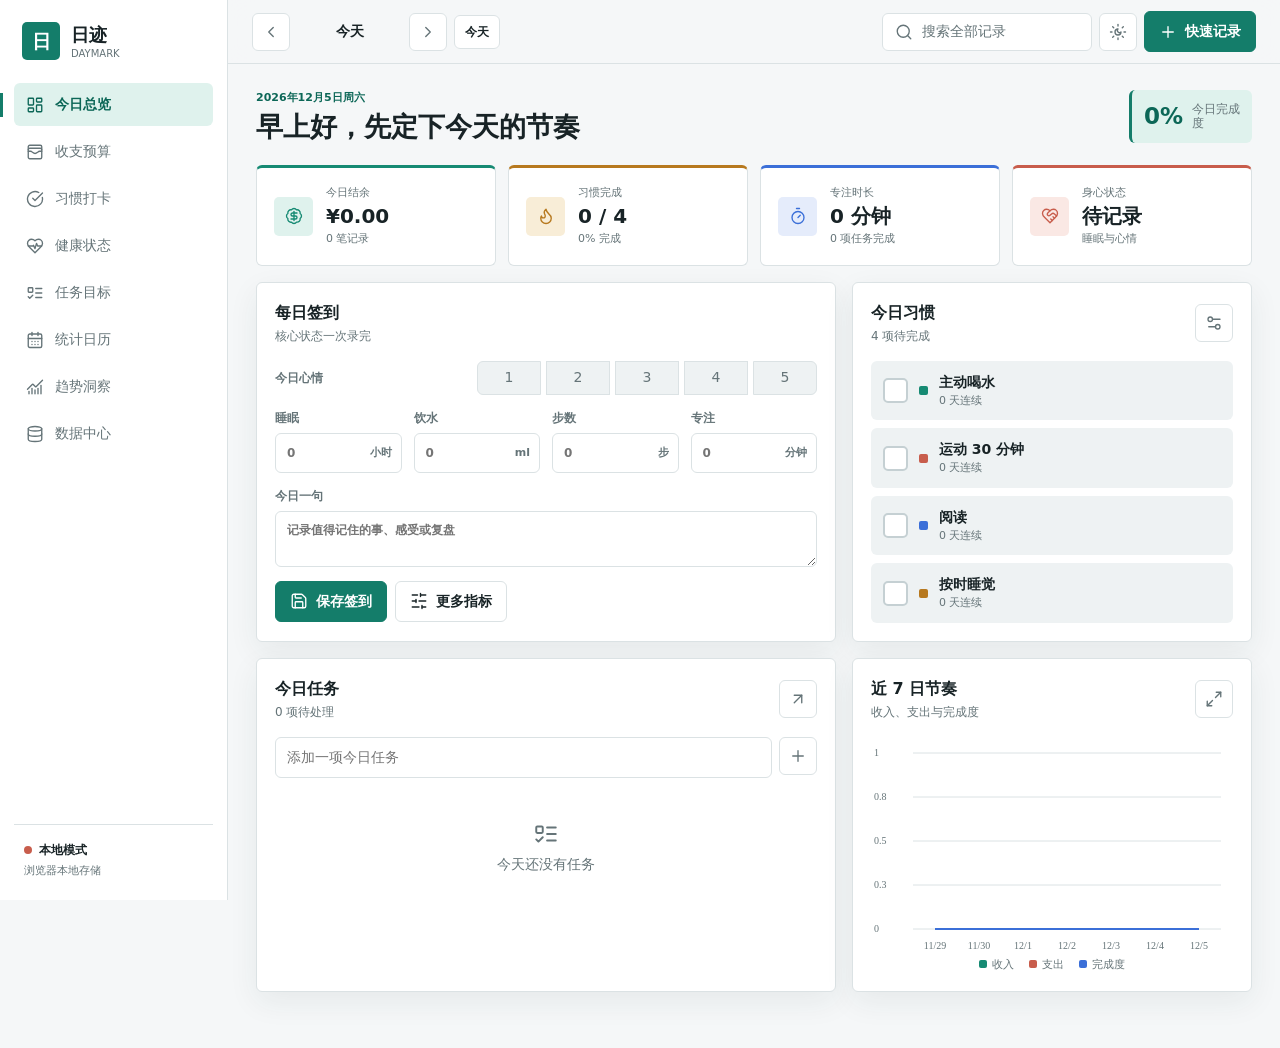
<file: index.html>
<!doctype html>
<html lang="zh-CN" data-theme="light">
<head>
  <meta charset="utf-8">
  <meta name="viewport" content="width=device-width,initial-scale=1,viewport-fit=cover">
  <meta name="theme-color" content="#f5f7f8">
  <meta name="description" content="日迹 - 本地优先的个人日常统计面板">
  <title>日迹 · 每日统计</title>
  <link rel="stylesheet" href="assets/app.css">
  <script defer src="assets/vendor/lucide.min.js"></script>
  <script defer src="assets/app.js"></script>
</head>
<body>
  <div class="app-shell">
    <aside class="sidebar" id="sidebar">
      <div class="brand">
        <span class="brand-mark">日</span>
        <span><strong>日迹</strong><small>Daymark</small></span>
      </div>
      <nav class="nav-list" aria-label="主导航">
        <button class="nav-item active" data-view="overview"><i data-lucide="layout-dashboard"></i><span>今日总览</span></button>
        <button class="nav-item" data-view="finance"><i data-lucide="wallet-cards"></i><span>收支预算</span></button>
        <button class="nav-item" data-view="habits"><i data-lucide="circle-check-big"></i><span>习惯打卡</span></button>
        <button class="nav-item" data-view="health"><i data-lucide="heart-pulse"></i><span>健康状态</span></button>
        <button class="nav-item" data-view="tasks"><i data-lucide="list-todo"></i><span>任务目标</span></button>
        <button class="nav-item" data-view="calendar"><i data-lucide="calendar-days"></i><span>统计日历</span></button>
        <button class="nav-item" data-view="insights"><i data-lucide="chart-no-axes-combined"></i><span>趋势洞察</span></button>
        <button class="nav-item" data-view="data"><i data-lucide="database"></i><span>数据中心</span></button>
      </nav>
      <div class="sidebar-foot">
        <span class="sync-indicator" id="syncIndicator"><span></span><b>正在连接</b></span>
        <small id="storageCaption">本地优先存储</small>
      </div>
    </aside>

    <main class="main-area">
      <header class="topbar">
        <button class="icon-btn mobile-menu" id="mobileMenu" title="打开导航" aria-label="打开导航"><i data-lucide="menu"></i></button>
        <div class="date-control">
          <button class="icon-btn" id="datePrev" title="前一天" aria-label="前一天"><i data-lucide="chevron-left"></i></button>
          <button class="date-label" id="dateLabel" title="选择日期">今天</button>
          <input type="date" id="globalDate" aria-label="统计日期">
          <button class="icon-btn" id="dateNext" title="后一天" aria-label="后一天"><i data-lucide="chevron-right"></i></button>
          <button class="text-btn compact" id="dateToday">今天</button>
        </div>
        <div class="top-actions">
          <button class="search-trigger" id="globalSearch" aria-label="搜索全部记录"><i data-lucide="search"></i><span>搜索全部记录</span></button>
          <button class="icon-btn" id="themeToggle" title="切换主题" aria-label="切换主题"><i data-lucide="sun-moon"></i></button>
          <button class="primary-btn" id="quickAdd" aria-label="快速记录"><i data-lucide="plus"></i><span>快速记录</span></button>
        </div>
      </header>

      <div class="content">
        <section class="view active" id="view-overview" data-title="今日总览">
          <div class="page-heading">
            <div><p class="eyebrow" id="overviewEyebrow">今日状态</p><h1 id="overviewGreeting">把今天记清楚</h1></div>
            <span class="day-score" id="dayScore"><b>0</b><small>今日完成度</small></span>
          </div>
          <div class="stat-grid">
            <article class="stat-card accent-green"><span class="stat-icon"><i data-lucide="badge-dollar-sign"></i></span><div><small>今日结余</small><strong id="statBalance">¥0.00</strong><em id="statFinanceMeta">0 笔记录</em></div></article>
            <article class="stat-card accent-amber"><span class="stat-icon"><i data-lucide="flame"></i></span><div><small>习惯完成</small><strong id="statHabit">0 / 0</strong><em id="statHabitMeta">尚未打卡</em></div></article>
            <article class="stat-card accent-blue"><span class="stat-icon"><i data-lucide="timer"></i></span><div><small>专注时长</small><strong id="statFocus">0 分钟</strong><em id="statTaskMeta">0 项任务完成</em></div></article>
            <article class="stat-card accent-coral"><span class="stat-icon"><i data-lucide="heart-handshake"></i></span><div><small>身心状态</small><strong id="statWellness">待记录</strong><em id="statWellnessMeta">睡眠与心情</em></div></article>
          </div>
          <div class="overview-grid">
            <section class="panel checkin-panel">
              <div class="panel-head"><div><h2>每日签到</h2><p>核心状态一次录完</p></div><span class="saved-at" id="checkinSaved"></span></div>
              <form id="dailyForm" class="checkin-form">
                <div class="mood-field"><label>今日心情</label><div class="mood-picker" id="moodPicker" role="radiogroup" aria-label="今日心情">
                  <button type="button" data-mood="1" title="很差">1</button><button type="button" data-mood="2" title="不佳">2</button><button type="button" data-mood="3" title="平稳">3</button><button type="button" data-mood="4" title="不错">4</button><button type="button" data-mood="5" title="很好">5</button>
                </div></div>
                <div class="field-grid four">
                  <label><span>睡眠</span><div class="unit-input"><input id="dailySleep" type="number" min="0" max="24" step="0.1" placeholder="0"><b>小时</b></div></label>
                  <label><span>饮水</span><div class="unit-input"><input id="dailyWater" type="number" min="0" step="100" placeholder="0"><b>ml</b></div></label>
                  <label><span>步数</span><div class="unit-input"><input id="dailySteps" type="number" min="0" step="100" placeholder="0"><b>步</b></div></label>
                  <label><span>专注</span><div class="unit-input"><input id="dailyFocus" type="number" min="0" step="5" placeholder="0"><b>分钟</b></div></label>
                </div>
                <label class="wide-field"><span>今日一句</span><textarea id="dailyNote" rows="2" placeholder="记录值得记住的事、感受或复盘"></textarea></label>
                <div class="form-actions"><button class="primary-btn" type="submit"><i data-lucide="save"></i>保存签到</button><button class="ghost-btn" type="button" data-goto="health"><i data-lucide="sliders-horizontal"></i>更多指标</button></div>
              </form>
            </section>
            <section class="panel today-habits-panel">
              <div class="panel-head"><div><h2>今日习惯</h2><p id="habitProgressText">0 项待完成</p></div><button class="icon-btn" data-goto="habits" title="管理习惯" aria-label="管理习惯"><i data-lucide="settings-2"></i></button></div>
              <div class="habit-list" id="overviewHabits"></div>
            </section>
            <section class="panel today-tasks-panel">
              <div class="panel-head"><div><h2>今日任务</h2><p id="taskProgressText">0 项待处理</p></div><button class="icon-btn" data-goto="tasks" title="查看任务" aria-label="查看任务"><i data-lucide="arrow-up-right"></i></button></div>
              <form class="quick-task" id="quickTaskForm"><input id="quickTaskInput" maxlength="100" placeholder="添加一项今日任务"><button class="icon-btn" title="添加任务" aria-label="添加任务"><i data-lucide="plus"></i></button></form>
              <div class="task-list compact-list" id="overviewTasks"></div>
            </section>
            <section class="panel mini-trend-panel">
              <div class="panel-head"><div><h2>近 7 日节奏</h2><p>收入、支出与完成度</p></div><button class="icon-btn" data-goto="insights" title="查看洞察" aria-label="查看洞察"><i data-lucide="maximize-2"></i></button></div>
              <canvas class="chart-canvas" id="overviewChart" aria-label="近七日趋势图"></canvas>
              <div class="chart-legend"><span class="income">收入</span><span class="expense">支出</span><span class="completion">完成度</span></div>
            </section>
          </div>
        </section>

        <section class="view" id="view-finance" data-title="收支预算">
          <div class="page-heading"><div><p class="eyebrow">收支与预算</p><h1>钱花在哪，一眼看清</h1></div><button class="primary-btn" id="openFinanceForm"><i data-lucide="plus"></i>记一笔</button></div>
          <div class="stat-grid finance-stats">
            <article class="metric"><small>本月收入</small><strong id="monthIncome">¥0.00</strong><em id="incomeCount">0 笔</em></article>
            <article class="metric"><small>本月支出</small><strong id="monthExpense">¥0.00</strong><em id="expenseCount">0 笔</em></article>
            <article class="metric"><small>本月结余</small><strong id="monthNet">¥0.00</strong><em id="savingRate">储蓄率 0%</em></article>
            <article class="metric"><small>日均支出</small><strong id="dailyAverage">¥0.00</strong><em id="budgetStatus">未设置总预算</em></article>
          </div>
          <div class="finance-grid">
            <section class="panel finance-entry" id="financeEntryPanel">
              <div class="panel-head"><div><h2>新增记录</h2><p>支持表单与自然语言</p></div></div>
              <form id="financeForm" class="stack-form">
                <div class="segmented" id="financeType"><button type="button" class="active" data-type="expense">支出</button><button type="button" data-type="income">收入</button></div>
                <div class="field-grid two">
                  <label><span>金额</span><input id="financeAmount" type="number" min="0.01" step="0.01" required placeholder="0.00"></label>
                  <label><span>日期</span><input id="financeDate" type="date" required></label>
                  <label><span>分类</span><select id="financeCategory"></select></label>
                  <label><span>账户</span><select id="financeAccount"><option>现金</option><option>银行卡</option><option>微信</option><option>支付宝</option><option>信用卡</option><option>其他</option></select></label>
                </div>
                <label><span>备注</span><input id="financeNote" maxlength="120" placeholder="例如：午餐、打车、项目收入"></label>
                <button class="primary-btn" type="submit"><i data-lucide="check"></i>保存记录</button>
              </form>
              <div class="natural-entry"><label for="naturalFinance">批量快速记账</label><textarea id="naturalFinance" rows="2" placeholder="午饭35，打车18，工资+8000"></textarea><button class="ghost-btn" id="parseFinance" type="button"><i data-lucide="wand-sparkles"></i>识别并保存</button></div>
            </section>
            <section class="panel budget-panel">
              <div class="panel-head"><div><h2>本月预算</h2><p>按分类控制支出</p></div><button class="icon-btn" id="editBudgets" title="设置预算" aria-label="设置预算"><i data-lucide="pencil"></i></button></div>
              <div id="budgetList" class="progress-list"></div>
            </section>
            <section class="panel finance-chart-panel">
              <div class="panel-head"><div><h2>月度走势</h2><p id="financeChartCaption">每日收支</p></div><input type="month" id="financeMonth" aria-label="统计月份"></div>
              <canvas class="chart-canvas tall" id="financeChart" aria-label="月度收支趋势图"></canvas>
            </section>
          </div>
          <section class="panel records-panel">
            <div class="panel-head records-head"><div><h2>收支明细</h2><p id="recordCountLabel">共 0 条</p></div><div class="filter-row"><div class="input-icon"><i data-lucide="search"></i><input id="financeSearch" placeholder="搜索备注或分类"></div><select id="financeFilterType"><option value="all">全部类型</option><option value="expense">支出</option><option value="income">收入</option></select><button class="icon-btn" id="exportFinanceCsv" title="导出 CSV" aria-label="导出 CSV"><i data-lucide="download"></i></button></div></div>
            <div class="table-wrap"><table><thead><tr><th>日期</th><th>类型</th><th>分类</th><th>账户</th><th>备注</th><th class="num">金额</th><th></th></tr></thead><tbody id="financeTable"></tbody></table></div>
          </section>
        </section>

        <section class="view" id="view-habits" data-title="习惯打卡">
          <div class="page-heading"><div><p class="eyebrow">连续行动</p><h1>让好习惯有迹可循</h1></div><button class="primary-btn" id="addHabit"><i data-lucide="plus"></i>新建习惯</button></div>
          <div class="habit-summary" id="habitSummary"></div>
          <section class="panel habit-board">
            <div class="panel-head"><div><h2>本周打卡</h2><p id="habitWeekRange"></p></div><div class="week-nav"><button class="icon-btn" id="habitWeekPrev" title="上一周" aria-label="上一周"><i data-lucide="chevron-left"></i></button><button class="text-btn compact" id="habitWeekCurrent">本周</button><button class="icon-btn" id="habitWeekNext" title="下一周" aria-label="下一周"><i data-lucide="chevron-right"></i></button></div></div>
            <div class="habit-week" id="habitWeek"></div>
          </section>
          <section class="panel habit-manage"><div class="panel-head"><div><h2>习惯管理</h2><p>目标、频率与连续天数</p></div></div><div class="manage-list" id="habitManageList"></div></section>
        </section>

        <section class="view" id="view-health" data-title="健康状态">
          <div class="page-heading"><div><p class="eyebrow">身心状态</p><h1>用趋势代替模糊感觉</h1></div><button class="primary-btn" id="saveHealthTop"><i data-lucide="save"></i>保存当日</button></div>
          <div class="health-grid">
            <section class="panel health-entry">
              <div class="panel-head"><div><h2 id="healthFormTitle">健康记录</h2><p>选择日期后录入</p></div></div>
              <form id="healthForm" class="stack-form">
                <div class="field-grid three">
                  <label><span>睡眠时长</span><div class="unit-input"><input id="healthSleep" type="number" min="0" max="24" step="0.1"><b>小时</b></div></label>
                  <label><span>体重</span><div class="unit-input"><input id="healthWeight" type="number" min="0" step="0.1"><b>kg</b></div></label>
                  <label><span>步数</span><div class="unit-input"><input id="healthSteps" type="number" min="0" step="100"><b>步</b></div></label>
                  <label><span>饮水</span><div class="unit-input"><input id="healthWater" type="number" min="0" step="100"><b>ml</b></div></label>
                  <label><span>运动</span><div class="unit-input"><input id="healthExercise" type="number" min="0" step="5"><b>分钟</b></div></label>
                  <label><span>专注</span><div class="unit-input"><input id="healthFocus" type="number" min="0" step="5"><b>分钟</b></div></label>
                  <label><span>屏幕时间</span><div class="unit-input"><input id="healthScreen" type="number" min="0" step="5"><b>分钟</b></div></label>
                  <label><span>精力</span><input id="healthEnergy" type="range" min="1" max="5" step="1"><output id="healthEnergyOut">3</output></label>
                  <label><span>压力</span><input id="healthStress" type="range" min="1" max="5" step="1"><output id="healthStressOut">3</output></label>
                </div>
                <div id="customMetricInputs" class="field-grid three"></div>
                <label><span>感恩记录</span><textarea id="healthGratitude" rows="2" placeholder="今天值得感谢的人或事"></textarea></label>
                <button class="primary-btn" type="submit"><i data-lucide="check"></i>保存健康记录</button>
              </form>
            </section>
            <section class="panel health-trend">
              <div class="panel-head"><div><h2>健康趋势</h2><p>最近 30 天</p></div><select id="healthMetric"><option value="sleep">睡眠</option><option value="weight">体重</option><option value="steps">步数</option><option value="water">饮水</option><option value="exercise">运动</option><option value="focus">专注</option><option value="screen">屏幕时间</option></select></div>
              <canvas class="chart-canvas tall" id="healthChart" aria-label="健康指标趋势图"></canvas>
              <div class="trend-summary" id="healthTrendSummary"></div>
            </section>
          </div>
          <section class="panel custom-metrics-panel"><div class="panel-head"><div><h2>自定义指标</h2><p>热量、血压、药物、阅读页数等都能统计</p></div><button class="primary-btn secondary" id="addMetric"><i data-lucide="plus"></i>添加指标</button></div><div class="metric-tag-list" id="customMetricList"></div></section>
        </section>

        <section class="view" id="view-tasks" data-title="任务目标">
          <div class="page-heading"><div><p class="eyebrow">行动与里程碑</p><h1>今天做什么，长期去哪里</h1></div><button class="primary-btn" id="addGoal"><i data-lucide="target"></i>新建目标</button></div>
          <div class="task-goal-grid">
            <section class="panel task-workspace">
              <div class="panel-head"><div><h2>任务清单</h2><p id="taskListCaption">全部待办</p></div><div class="segmented small" id="taskFilter"><button class="active" data-filter="today">今天</button><button data-filter="pending">待办</button><button data-filter="done">已完成</button><button data-filter="all">全部</button></div></div>
              <form class="task-create" id="taskForm"><input id="taskTitle" required maxlength="100" placeholder="输入任务"><input id="taskDate" type="date" required><select id="taskPriority"><option value="normal">普通</option><option value="high">高优先</option><option value="low">低优先</option></select><button class="primary-btn" type="submit"><i data-lucide="plus"></i>添加</button></form>
              <div class="task-list" id="taskList"></div>
            </section>
            <section class="panel goal-workspace">
              <div class="panel-head"><div><h2>目标进度</h2><p>把长期目标拆成数字</p></div></div>
              <div class="goal-list" id="goalList"></div>
            </section>
          </div>
        </section>

        <section class="view" id="view-calendar" data-title="统计日历">
          <div class="page-heading"><div><p class="eyebrow">月度轨迹</p><h1>每一天都留下证据</h1></div><div class="month-control"><button class="icon-btn" id="calendarPrev" title="上个月" aria-label="上个月"><i data-lucide="chevron-left"></i></button><strong id="calendarTitle"></strong><button class="icon-btn" id="calendarNext" title="下个月" aria-label="下个月"><i data-lucide="chevron-right"></i></button></div></div>
          <div class="calendar-layout">
            <section class="panel calendar-panel"><div class="calendar-weekdays"><span>一</span><span>二</span><span>三</span><span>四</span><span>五</span><span>六</span><span>日</span></div><div class="calendar-grid" id="calendarGrid"></div></section>
            <aside class="panel day-detail" id="calendarDayDetail"></aside>
          </div>
        </section>

        <section class="view" id="view-insights" data-title="趋势洞察">
          <div class="page-heading"><div><p class="eyebrow">关联与变化</p><h1>从记录里找到规律</h1></div><select id="insightPeriod"><option value="7">近 7 天</option><option value="30" selected>近 30 天</option><option value="90">近 90 天</option></select></div>
          <div class="insight-cards" id="insightCards"></div>
          <div class="insight-grid">
            <section class="panel"><div class="panel-head"><div><h2>生活完成度</h2><p>习惯、任务与签到</p></div></div><canvas class="chart-canvas tall" id="completionChart"></canvas></section>
            <section class="panel"><div class="panel-head"><div><h2>心情与睡眠</h2><p>观察身心关联</p></div></div><canvas class="chart-canvas tall" id="moodSleepChart"></canvas></section>
            <section class="panel full-span"><div class="panel-head"><div><h2>支出分类</h2><p>选定周期内的消费结构</p></div></div><div class="donut-layout"><canvas class="donut-canvas" id="expenseDonut"></canvas><div class="donut-legend" id="expenseLegend"></div></div></section>
          </div>
        </section>

        <section class="view" id="view-data" data-title="数据中心">
          <div class="page-heading"><div><p class="eyebrow">备份与设置</p><h1>你的数据由你掌控</h1></div><span class="version-badge">v4.0</span></div>
          <div class="data-grid">
            <section class="panel"><div class="panel-head"><div><h2>存储状态</h2><p id="dataStorageText">正在检测</p></div><span class="status-dot" id="dataStatusDot"></span></div><div class="data-stats" id="dataStats"></div></section>
            <section class="panel"><div class="panel-head"><div><h2>备份与迁移</h2><p>JSON 可完整恢复，CSV 便于分析</p></div></div><div class="command-list"><button class="command" id="exportJson"><i data-lucide="file-down"></i><span><b>导出完整备份</b><small>包含全部模块与设置</small></span></button><label class="command"><i data-lucide="file-up"></i><span><b>导入备份</b><small>校验后合并或覆盖数据</small></span><input type="file" id="importJson" accept="application/json,.json" hidden></label><button class="command" id="exportAllCsv"><i data-lucide="sheet"></i><span><b>导出每日汇总 CSV</b><small>适合 Excel 与数据分析</small></span></button></div></section>
            <section class="panel"><div class="panel-head"><div><h2>偏好设置</h2><p>目标值会影响完成度</p></div></div><form id="settingsForm" class="settings-form"><label><span>货币符号</span><input id="settingCurrency" maxlength="3" value="¥"></label><label><span>每日饮水目标</span><div class="unit-input"><input id="settingWater" type="number" min="0" step="100"><b>ml</b></div></label><label><span>每日步数目标</span><div class="unit-input"><input id="settingSteps" type="number" min="0" step="500"><b>步</b></div></label><label><span>睡眠目标</span><div class="unit-input"><input id="settingSleep" type="number" min="0" max="24" step="0.5"><b>小时</b></div></label><button class="primary-btn" type="submit"><i data-lucide="save"></i>保存设置</button></form></section>
            <section class="panel danger-panel"><div class="panel-head"><div><h2>数据维护</h2><p>操作前会自动下载备份</p></div></div><div class="maintenance"><button class="ghost-btn" id="loadDemo"><i data-lucide="sparkles"></i>载入演示数据</button><button class="danger-btn" id="resetData"><i data-lucide="trash-2"></i>清空全部数据</button></div></section>
          </div>
        </section>
      </div>
    </main>
  </div>

  <dialog id="habitDialog"><form method="dialog" id="habitForm" class="dialog-form"><header><div><small>习惯设置</small><h2 id="habitDialogTitle">新建习惯</h2></div><button class="icon-btn" value="cancel" aria-label="关闭"><i data-lucide="x"></i></button></header><input type="hidden" id="habitId"><label><span>习惯名称</span><input id="habitName" required maxlength="30" placeholder="例如：阅读 30 分钟"></label><div class="field-grid two"><label><span>每日目标</span><input id="habitTarget" type="number" min="1" value="1"></label><label><span>单位</span><input id="habitUnit" maxlength="10" value="次"></label></div><label><span>颜色</span><input id="habitColor" type="color" value="#168a73"></label><footer><button class="ghost-btn" value="cancel">取消</button><button class="primary-btn" value="default"><i data-lucide="check"></i>保存</button></footer></form></dialog>
  <dialog id="goalDialog"><form method="dialog" id="goalForm" class="dialog-form"><header><div><small>目标设置</small><h2>新建目标</h2></div><button class="icon-btn" value="cancel" aria-label="关闭"><i data-lucide="x"></i></button></header><label><span>目标名称</span><input id="goalTitle" required maxlength="50" placeholder="例如：全年阅读 24 本书"></label><div class="field-grid two"><label><span>目标值</span><input id="goalTarget" type="number" min="1" required></label><label><span>单位</span><input id="goalUnit" maxlength="10" value="次"></label><label><span>当前值</span><input id="goalCurrent" type="number" min="0" value="0"></label><label><span>截止日期</span><input id="goalDeadline" type="date"></label></div><footer><button class="ghost-btn" value="cancel">取消</button><button class="primary-btn" value="default"><i data-lucide="check"></i>保存</button></footer></form></dialog>
  <dialog id="metricDialog"><form method="dialog" id="metricForm" class="dialog-form"><header><div><small>扩展统计</small><h2>添加自定义指标</h2></div><button class="icon-btn" value="cancel" aria-label="关闭"><i data-lucide="x"></i></button></header><label><span>指标名称</span><input id="metricName" required maxlength="30" placeholder="例如：阅读页数"></label><div class="field-grid two"><label><span>单位</span><input id="metricUnit" maxlength="10" placeholder="页"></label><label><span>每日目标</span><input id="metricTarget" type="number" min="0" step="0.1"></label></div><label><span>颜色</span><input id="metricColor" type="color" value="#3b6fd8"></label><footer><button class="ghost-btn" value="cancel">取消</button><button class="primary-btn" value="default"><i data-lucide="check"></i>保存</button></footer></form></dialog>
  <dialog id="budgetDialog"><form method="dialog" id="budgetForm" class="dialog-form wide-dialog"><header><div><small>本月预算</small><h2>设置分类额度</h2></div><button class="icon-btn" value="cancel" aria-label="关闭"><i data-lucide="x"></i></button></header><div id="budgetInputs" class="budget-inputs"></div><footer><button class="ghost-btn" value="cancel">取消</button><button class="primary-btn" value="default"><i data-lucide="check"></i>保存预算</button></footer></form></dialog>
  <dialog id="recordDialog"><form method="dialog" id="recordEditForm" class="dialog-form"><header><div><small>收支明细</small><h2>编辑记录</h2></div><button class="icon-btn" value="cancel" aria-label="关闭"><i data-lucide="x"></i></button></header><input type="hidden" id="editRecordId"><div class="field-grid two"><label><span>类型</span><select id="editRecordType"><option value="expense">支出</option><option value="income">收入</option></select></label><label><span>金额</span><input id="editRecordAmount" type="number" min="0.01" step="0.01" required></label><label><span>日期</span><input id="editRecordDate" type="date" required></label><label><span>分类</span><select id="editRecordCategory"></select></label></div><label><span>备注</span><input id="editRecordNote" maxlength="120"></label><footer><button class="danger-btn" type="button" id="deleteRecord"><i data-lucide="trash-2"></i>删除</button><span class="spacer"></span><button class="ghost-btn" value="cancel">取消</button><button class="primary-btn" value="default"><i data-lucide="check"></i>保存</button></footer></form></dialog>
  <dialog id="searchDialog" class="search-dialog"><div class="search-box"><i data-lucide="search"></i><input id="searchInput" autocomplete="off" placeholder="搜索收支、任务、日记、目标"><button class="icon-btn" id="closeSearch" aria-label="关闭"><i data-lucide="x"></i></button></div><div class="search-results" id="searchResults"></div></dialog>
  <dialog id="confirmDialog"><form method="dialog" class="dialog-form confirm-form"><header><div><small>请确认</small><h2 id="confirmTitle">确认操作</h2></div></header><p id="confirmMessage"></p><footer><button class="ghost-btn" value="cancel">取消</button><button class="danger-btn" value="confirm"><i data-lucide="check"></i>确认</button></footer></form></dialog>
  <div class="toast-stack" id="toastStack" aria-live="polite"></div>
</body>
</html>
</file>
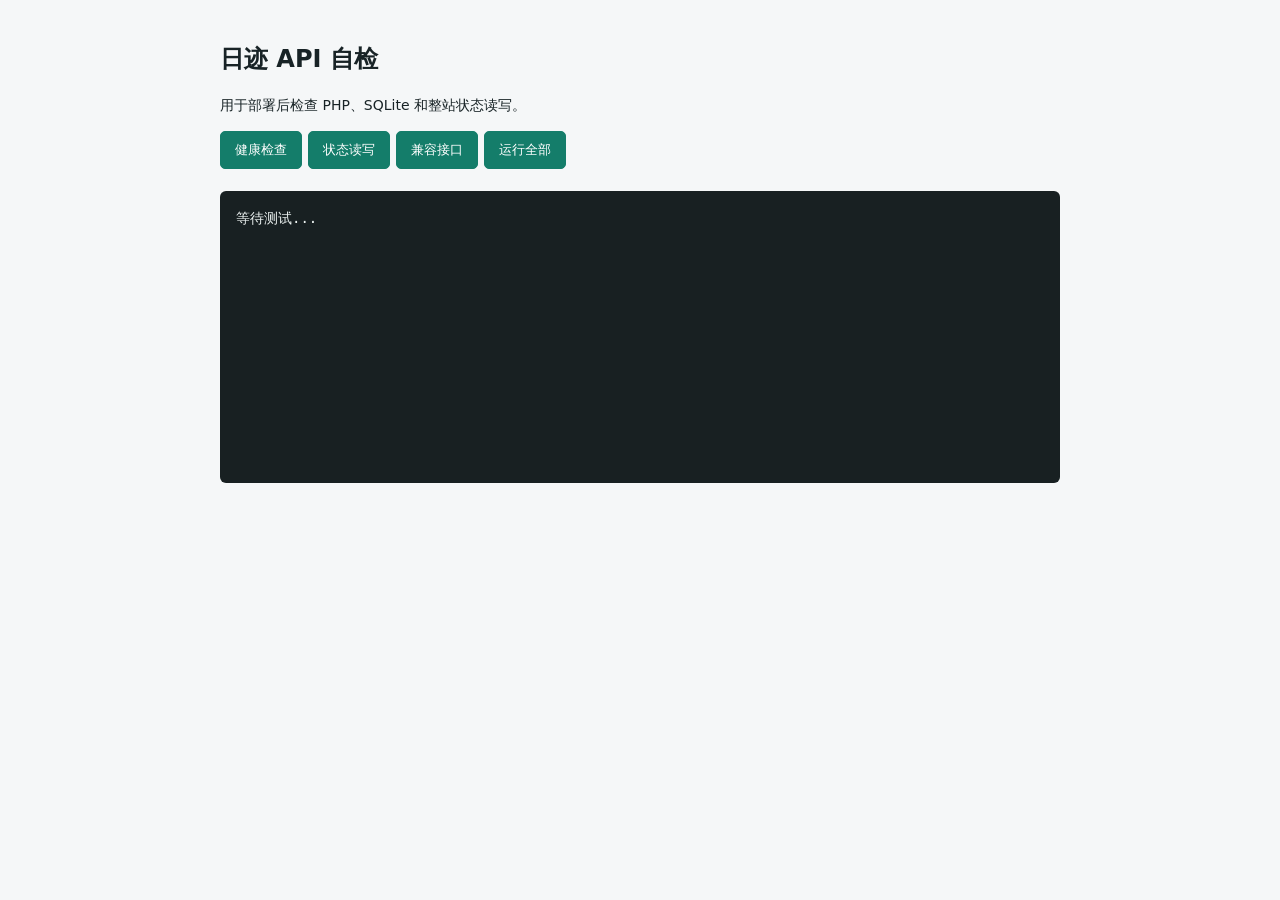
<file: test.html>
<!doctype html>
<html lang="zh-CN">
<head>
  <meta charset="utf-8">
  <meta name="viewport" content="width=device-width,initial-scale=1">
  <title>日迹 API 自检</title>
  <style>
    body{max-width:840px;margin:40px auto;padding:0 20px;background:#f5f7f8;color:#182326;font:14px/1.6 system-ui,"Microsoft YaHei",sans-serif}
    h1{font-size:24px}button{padding:9px 14px;margin:0 6px 8px 0;border:1px solid #147d6a;border-radius:5px;background:#147d6a;color:#fff;cursor:pointer}
    pre{min-height:260px;padding:16px;overflow:auto;background:#182022;color:#edf3f2;border-radius:6px;white-space:pre-wrap}.ok{color:#62d7b8}.bad{color:#ff8d96}
  </style>
</head>
<body>
  <h1>日迹 API 自检</h1>
  <p>用于部署后检查 PHP、SQLite 和整站状态读写。</p>
  <button data-test="health">健康检查</button><button data-test="state">状态读写</button><button data-test="records">兼容接口</button><button data-test="all">运行全部</button>
  <pre id="output">等待测试...</pre>
  <script>
    const out=document.getElementById('output');
    const api=(method,path,body)=>fetch('api.php?endpoint='+encodeURIComponent(path),{method,headers:{'Content-Type':'application/json'},body:body===undefined?undefined:JSON.stringify(body)}).then(async r=>{const d=await r.json();if(!r.ok||d.ok===false)throw new Error(d.error||r.status);return d});
    const log=(text,ok=true)=>{out.innerHTML+=`<span class="${ok?'ok':'bad'}">${ok?'PASS':'FAIL'}</span> ${text}\n`};
    async function health(){const d=await api('GET','/api/health');log(`健康检查：PHP ${d.php} / SQLite ${d.sqlite}`)}
    async function state(){const before=await api('GET','/api/state');const payload=Object.keys(before.data||{}).length?before.data:{version:4,updatedAt:new Date().toISOString(),finance:[],daily:{},habits:[],habitLogs:{},tasks:[],goals:[],budgets:{},customMetrics:[],settings:{}};await api('PUT','/api/state',payload);const after=await api('GET','/api/state');if(after.data.version!==4)throw new Error('状态回读不一致');log('整站状态写入与回读')}
    async function records(){const d=await api('GET','/api/records');log(`旧收支接口：${d.data.length} 条记录`)}
    async function run(name){out.textContent='';try{if(name==='all'){await health();await state();await records()}else await({health,state,records})[name]()}catch(e){log(e.message,false)}}
    document.addEventListener('click',e=>{const b=e.target.closest('[data-test]');if(b)run(b.dataset.test)});
  </script>
</body>
</html>
</file>
<file: assets/app.css>
:root {
  color-scheme: light;
  --bg: #f5f7f8;
  --surface: #ffffff;
  --surface-2: #eef2f3;
  --surface-3: #e4eaec;
  --line: #dbe2e4;
  --line-strong: #c5d0d3;
  --text: #182326;
  --muted: #657478;
  --faint: #89979a;
  --primary: #147d6a;
  --primary-strong: #0c6757;
  --primary-soft: #dff2ed;
  --blue: #3b6fd8;
  --blue-soft: #e5ecfb;
  --amber: #b7791f;
  --amber-soft: #f8edd7;
  --coral: #c85d4c;
  --coral-soft: #fae8e4;
  --green: #168a73;
  --red: #c94b55;
  --shadow: 0 10px 30px rgba(27, 50, 54, .07);
  --radius: 6px;
  --sidebar: 228px;
}

[data-theme="dark"] {
  color-scheme: dark;
  --bg: #111718;
  --surface: #182022;
  --surface-2: #202a2c;
  --surface-3: #293537;
  --line: #2d3a3d;
  --line-strong: #3d4c4f;
  --text: #edf3f2;
  --muted: #a2b0b2;
  --faint: #748488;
  --primary: #45b79e;
  --primary-strong: #64c9b3;
  --primary-soft: #193a34;
  --blue: #7da0eb;
  --blue-soft: #243454;
  --amber: #e0ad58;
  --amber-soft: #41341f;
  --coral: #ed8c7c;
  --coral-soft: #492923;
  --green: #4fc0a7;
  --red: #ef7b84;
  --shadow: 0 12px 32px rgba(0, 0, 0, .22);
}

* { box-sizing: border-box; }
html { scroll-behavior: smooth; }
body { margin: 0; min-width: 320px; min-height: 100vh; background: var(--bg); color: var(--text); font: 14px/1.5 Inter, "Segoe UI", "Microsoft YaHei", system-ui, sans-serif; }
button, input, select, textarea { font: inherit; letter-spacing: 0; }
button { color: inherit; }
button, select, input[type="date"], input[type="month"], label[for] { cursor: pointer; }
input, select, textarea { width: 100%; min-height: 40px; padding: 9px 11px; color: var(--text); background: var(--surface); border: 1px solid var(--line); border-radius: var(--radius); outline: none; }
textarea { resize: vertical; }
input:focus, select:focus, textarea:focus { border-color: var(--primary); box-shadow: 0 0 0 3px color-mix(in srgb, var(--primary) 14%, transparent); }
input[type="color"] { padding: 4px; }
input[type="range"] { padding: 0; border: 0; accent-color: var(--primary); box-shadow: none; }
button:focus-visible { outline: 3px solid color-mix(in srgb, var(--primary) 35%, transparent); outline-offset: 2px; }
svg { width: 18px; height: 18px; stroke-width: 1.8; flex: 0 0 auto; }
h1, h2, h3, p { margin: 0; }
h1 { font-size: 27px; line-height: 1.2; letter-spacing: 0; }
h2 { font-size: 16px; letter-spacing: 0; }
small { color: var(--muted); }

.app-shell { min-height: 100vh; }
.sidebar { position: fixed; inset: 0 auto 0 0; z-index: 30; display: flex; width: var(--sidebar); flex-direction: column; padding: 18px 14px; background: var(--surface); border-right: 1px solid var(--line); }
.brand { display: flex; align-items: center; gap: 11px; padding: 3px 8px 22px; }
.brand-mark { display: grid; width: 38px; height: 38px; place-items: center; color: #fff; background: var(--primary); border-radius: 5px; font-size: 19px; font-weight: 800; }
.brand > span:last-child { display: flex; flex-direction: column; }
.brand strong { font-size: 18px; }
.brand small { margin-top: -2px; font-size: 10px; text-transform: uppercase; }
.nav-list { display: grid; gap: 4px; }
.nav-item { display: flex; width: 100%; min-height: 43px; align-items: center; gap: 11px; padding: 0 12px; color: var(--muted); background: transparent; border: 0; border-radius: var(--radius); text-align: left; }
.nav-item:hover { color: var(--text); background: var(--surface-2); }
.nav-item.active { color: var(--primary-strong); background: var(--primary-soft); font-weight: 700; }
.nav-item.active::before { position: absolute; left: 0; width: 3px; height: 24px; background: var(--primary); content: ""; }
.sidebar-foot { display: grid; gap: 4px; margin-top: auto; padding: 16px 10px 3px; border-top: 1px solid var(--line); }
.sync-indicator { display: flex; align-items: center; gap: 7px; font-size: 12px; }
.sync-indicator span, .status-dot { width: 8px; height: 8px; background: var(--amber); border-radius: 50%; }
.sync-indicator b { font-weight: 600; }
.sync-indicator.online span, .status-dot.online { background: var(--green); }
.sync-indicator.offline span, .status-dot.offline { background: var(--coral); }
.sidebar-foot small { font-size: 11px; }

.main-area { min-height: 100vh; margin-left: var(--sidebar); }
.topbar { position: sticky; top: 0; z-index: 20; display: flex; min-height: 64px; align-items: center; justify-content: space-between; gap: 16px; padding: 10px 24px; background: color-mix(in srgb, var(--bg) 90%, transparent); border-bottom: 1px solid var(--line); backdrop-filter: blur(12px); }
.date-control, .top-actions, .filter-row, .week-nav, .month-control { display: flex; align-items: center; gap: 7px; }
.date-control { position: relative; }
.date-label { min-width: 105px; padding: 7px 8px; background: transparent; border: 0; font-weight: 750; }
#globalDate { position: absolute; left: 42px; width: 104px; opacity: 0; pointer-events: none; }
.icon-btn { display: inline-grid; width: 38px; height: 38px; flex: 0 0 38px; place-items: center; padding: 0; color: var(--muted); background: var(--surface); border: 1px solid var(--line); border-radius: var(--radius); }
.icon-btn:hover { color: var(--text); border-color: var(--line-strong); background: var(--surface-2); }
.primary-btn, .ghost-btn, .danger-btn, .text-btn { display: inline-flex; min-height: 40px; align-items: center; justify-content: center; gap: 8px; padding: 9px 14px; border-radius: var(--radius); font-weight: 700; white-space: nowrap; }
.primary-btn { color: #fff; background: var(--primary); border: 1px solid var(--primary); }
.primary-btn:hover { background: var(--primary-strong); }
.primary-btn.secondary { color: var(--primary-strong); background: var(--primary-soft); }
.ghost-btn, .text-btn { color: var(--text); background: var(--surface); border: 1px solid var(--line); }
.ghost-btn:hover, .text-btn:hover { border-color: var(--primary); }
.danger-btn { color: #fff; background: var(--red); border: 1px solid var(--red); }
.compact { min-height: 34px; padding: 6px 10px; font-size: 12px; }
.search-trigger { display: flex; width: 210px; height: 38px; align-items: center; gap: 9px; padding: 0 12px; color: var(--muted); background: var(--surface); border: 1px solid var(--line); border-radius: var(--radius); text-align: left; }
.mobile-menu { display: none; }

.content { max-width: 1440px; margin: 0 auto; padding: 26px 28px 56px; }
.view { display: none; animation: reveal .18s ease; }
.view.active { display: block; }
@keyframes reveal { from { opacity: 0; transform: translateY(3px); } to { opacity: 1; transform: none; } }
.page-heading { display: flex; align-items: flex-end; justify-content: space-between; gap: 20px; margin-bottom: 22px; }
.eyebrow { margin-bottom: 4px; color: var(--primary-strong); font-size: 11px; font-weight: 800; text-transform: uppercase; }
.panel { min-width: 0; padding: 18px; background: var(--surface); border: 1px solid var(--line); border-radius: var(--radius); box-shadow: var(--shadow); }
.panel-head { display: flex; align-items: center; justify-content: space-between; gap: 14px; margin-bottom: 16px; }
.panel-head p { margin-top: 2px; color: var(--muted); font-size: 12px; }
.panel-head input[type="month"] { width: 145px; }
.panel-head select { width: auto; min-width: 115px; }
.stat-grid { display: grid; grid-template-columns: repeat(4, minmax(0, 1fr)); gap: 12px; margin-bottom: 16px; }
.stat-card { display: flex; min-width: 0; align-items: center; gap: 13px; padding: 17px; background: var(--surface); border: 1px solid var(--line); border-top: 3px solid transparent; border-radius: var(--radius); }
.stat-card.accent-green { border-top-color: var(--green); }
.stat-card.accent-amber { border-top-color: var(--amber); }
.stat-card.accent-blue { border-top-color: var(--blue); }
.stat-card.accent-coral { border-top-color: var(--coral); }
.stat-icon { display: grid; width: 39px; height: 39px; flex: 0 0 auto; place-items: center; background: var(--surface-2); border-radius: 5px; }
.accent-green .stat-icon { color: var(--green); background: var(--primary-soft); }
.accent-amber .stat-icon { color: var(--amber); background: var(--amber-soft); }
.accent-blue .stat-icon { color: var(--blue); background: var(--blue-soft); }
.accent-coral .stat-icon { color: var(--coral); background: var(--coral-soft); }
.stat-card > div { display: grid; min-width: 0; }
.stat-card small, .metric small { font-size: 11px; }
.stat-card strong { overflow: hidden; font-size: 20px; text-overflow: ellipsis; white-space: nowrap; }
.stat-card em, .metric em { color: var(--muted); font-size: 11px; font-style: normal; }
.day-score { display: flex; min-width: 122px; align-items: center; gap: 9px; padding: 9px 12px; background: var(--primary-soft); border-left: 3px solid var(--primary); border-radius: var(--radius); }
.day-score b { color: var(--primary-strong); font-size: 23px; }
.day-score small { max-width: 48px; line-height: 1.15; }

.overview-grid { display: grid; grid-template-columns: 1.45fr 1fr; gap: 16px; }
.checkin-form, .stack-form, .dialog-form, .settings-form { display: grid; gap: 14px; }
.field-grid { display: grid; gap: 12px; }
.field-grid.two { grid-template-columns: repeat(2, minmax(0, 1fr)); }
.field-grid.three { grid-template-columns: repeat(3, minmax(0, 1fr)); }
.field-grid.four { grid-template-columns: repeat(4, minmax(0, 1fr)); }
.checkin-form label, .stack-form label, .dialog-form label, .settings-form label { display: grid; gap: 6px; min-width: 0; color: var(--muted); font-size: 12px; font-weight: 650; }
.unit-input { position: relative; }
.unit-input input { padding-right: 48px; }
.unit-input b { position: absolute; top: 50%; right: 10px; color: var(--muted); font-size: 11px; font-weight: 600; transform: translateY(-50%); pointer-events: none; }
.mood-field { display: flex; align-items: center; justify-content: space-between; gap: 18px; }
.mood-field > label { color: var(--muted); font-size: 12px; font-weight: 650; }
.mood-picker { display: grid; width: min(100%, 340px); grid-template-columns: repeat(5, 1fr); gap: 5px; }
.mood-picker button { min-height: 34px; color: var(--muted); background: var(--surface-2); border: 1px solid var(--line); }
.mood-picker button:first-child { border-radius: var(--radius) 0 0 var(--radius); }
.mood-picker button:last-child { border-radius: 0 var(--radius) var(--radius) 0; }
.mood-picker button.active { color: #fff; background: var(--primary); border-color: var(--primary); font-weight: 800; }
.form-actions { display: flex; gap: 8px; }
.saved-at { color: var(--green); font-size: 11px; }
.habit-list, .task-list, .manage-list, .goal-list { display: grid; gap: 8px; }
.habit-row, .task-row, .manage-row, .goal-row { display: flex; min-width: 0; align-items: center; gap: 11px; padding: 10px 11px; background: var(--surface-2); border: 1px solid transparent; border-radius: var(--radius); }
.habit-row:hover, .task-row:hover { border-color: var(--line-strong); }
.habit-check, .task-check { display: grid; width: 25px; height: 25px; flex: 0 0 auto; place-items: center; padding: 0; color: transparent; background: var(--surface); border: 2px solid var(--line-strong); border-radius: 5px; }
.habit-check.done, .task-check.done { color: #fff; background: var(--primary); border-color: var(--primary); }
.habit-check svg, .task-check svg { width: 15px; height: 15px; }
.habit-info, .task-info { display: grid; min-width: 0; flex: 1; }
.habit-info span, .task-info span { overflow: hidden; font-weight: 700; text-overflow: ellipsis; white-space: nowrap; }
.habit-info small, .task-info small { font-size: 11px; }
.task-row.completed .task-info span { color: var(--muted); text-decoration: line-through; }
.quick-task { display: grid; grid-template-columns: 1fr 38px; gap: 7px; margin-bottom: 10px; }
.empty-state { display: grid; min-height: 120px; place-items: center; align-content: center; gap: 7px; color: var(--muted); text-align: center; }
.empty-state svg { width: 26px; height: 26px; }
.chart-canvas { display: block; width: 100%; height: 220px; }
.chart-canvas.tall { height: 280px; }
.chart-legend { display: flex; justify-content: center; gap: 15px; color: var(--muted); font-size: 11px; }
.chart-legend span::before { display: inline-block; width: 8px; height: 8px; margin-right: 5px; border-radius: 2px; content: ""; }
.chart-legend .income::before { background: var(--green); }
.chart-legend .expense::before { background: var(--coral); }
.chart-legend .completion::before { background: var(--blue); }

.finance-stats .metric, .habit-summary .metric { display: grid; padding: 16px 18px; background: var(--surface); border: 1px solid var(--line); border-radius: var(--radius); }
.metric strong { margin: 2px 0; font-size: 22px; }
.finance-grid { display: grid; grid-template-columns: 340px minmax(280px, .85fr) 1.35fr; gap: 16px; margin-bottom: 16px; align-items: start; }
.segmented { display: grid; grid-template-columns: repeat(2, 1fr); padding: 3px; background: var(--surface-2); border: 1px solid var(--line); border-radius: var(--radius); }
.segmented button { min-height: 34px; padding: 6px 10px; color: var(--muted); background: transparent; border: 0; border-radius: 4px; }
.segmented button.active { color: var(--text); background: var(--surface); box-shadow: 0 1px 4px rgba(0,0,0,.08); font-weight: 700; }
.segmented.small { display: flex; }
.natural-entry { display: grid; gap: 8px; margin-top: 18px; padding-top: 16px; border-top: 1px solid var(--line); }
.natural-entry label { font-size: 12px; font-weight: 700; }
.progress-list { display: grid; gap: 14px; }
.progress-item { display: grid; gap: 6px; }
.progress-meta { display: flex; justify-content: space-between; gap: 10px; font-size: 12px; }
.progress-meta span:last-child { color: var(--muted); }
.progress-track { overflow: hidden; height: 7px; background: var(--surface-3); border-radius: 3px; }
.progress-track i { display: block; width: 0; height: 100%; background: var(--primary); border-radius: 3px; }
.progress-item.over .progress-track i { background: var(--red); }
.progress-item.over .progress-meta { color: var(--red); }
.records-head { align-items: flex-end; }
.input-icon { position: relative; }
.input-icon svg { position: absolute; top: 11px; left: 10px; width: 16px; color: var(--muted); }
.input-icon input { width: 220px; padding-left: 33px; }
.filter-row select { width: 112px; }
.table-wrap { overflow-x: auto; }
table { width: 100%; border-collapse: collapse; }
th { padding: 9px 10px; color: var(--muted); border-bottom: 1px solid var(--line); font-size: 11px; text-align: left; }
td { padding: 11px 10px; border-bottom: 1px solid var(--line); }
tr:last-child td { border-bottom: 0; }
tr:hover td { background: var(--surface-2); }
.num { text-align: right; font-variant-numeric: tabular-nums; }
.amount-income { color: var(--green); font-weight: 750; }
.amount-expense { color: var(--coral); font-weight: 750; }
.type-badge, .priority-badge, .version-badge { display: inline-flex; min-height: 24px; align-items: center; padding: 3px 8px; background: var(--surface-2); border: 1px solid var(--line); border-radius: 12px; color: var(--muted); font-size: 10px; }
.type-badge.income { color: var(--green); background: var(--primary-soft); }
.type-badge.expense { color: var(--coral); background: var(--coral-soft); }
.row-actions { display: flex; justify-content: flex-end; gap: 4px; }
.row-action { display: grid; width: 29px; height: 29px; place-items: center; padding: 0; color: var(--muted); background: transparent; border: 0; border-radius: 4px; }
.row-action:hover { color: var(--text); background: var(--surface-3); }
.row-action svg { width: 15px; height: 15px; }

.habit-summary { display: grid; grid-template-columns: repeat(4, minmax(0, 1fr)); gap: 12px; margin-bottom: 16px; }
.habit-board { margin-bottom: 16px; overflow: hidden; }
.habit-week { overflow-x: auto; }
.habit-week-grid { min-width: 760px; }
.habit-week-header, .habit-week-row { display: grid; grid-template-columns: minmax(170px, 1.4fr) repeat(7, minmax(62px, .55fr)); align-items: center; }
.habit-week-header { color: var(--muted); font-size: 11px; text-align: center; }
.habit-week-header > span, .habit-week-row > div { padding: 8px 7px; border-bottom: 1px solid var(--line); }
.habit-week-header > span:first-child { text-align: left; }
.habit-week-name { display: flex; align-items: center; gap: 8px; font-weight: 700; }
.habit-color { width: 9px; height: 9px; flex: 0 0 auto; border-radius: 2px; }
.habit-day { display: flex; justify-content: center; }
.habit-day button { display: grid; width: 31px; height: 31px; place-items: center; padding: 0; color: transparent; background: var(--surface-2); border: 1px solid var(--line); border-radius: 5px; }
.habit-day button.done { color: #fff; background: var(--habit-color, var(--primary)); border-color: var(--habit-color, var(--primary)); }
.habit-day button.future { opacity: .35; pointer-events: none; }
.manage-row > .habit-info { flex: 1; }
.streak { color: var(--amber); font-size: 12px; font-weight: 700; }

.health-grid { display: grid; grid-template-columns: 1.15fr .85fr; gap: 16px; margin-bottom: 16px; align-items: start; }
.health-entry output { justify-self: end; margin-top: -34px; padding-right: 6px; color: var(--primary-strong); font-weight: 800; }
.trend-summary { display: grid; grid-template-columns: repeat(3, 1fr); gap: 8px; margin-top: 12px; }
.trend-summary div { display: grid; padding: 10px; background: var(--surface-2); border-radius: var(--radius); }
.trend-summary strong { font-size: 16px; }
.trend-summary small { font-size: 10px; }
.metric-tag-list { display: flex; flex-wrap: wrap; gap: 8px; }
.metric-tag { display: flex; align-items: center; gap: 8px; padding: 7px 9px; background: var(--surface-2); border: 1px solid var(--line); border-left: 3px solid var(--metric-color); border-radius: var(--radius); }
.metric-tag button { width: 24px; height: 24px; padding: 0; color: var(--muted); background: transparent; border: 0; }

.task-goal-grid { display: grid; grid-template-columns: 1.2fr .8fr; gap: 16px; align-items: start; }
.task-create { display: grid; grid-template-columns: minmax(180px, 1fr) 145px 105px auto; gap: 8px; margin-bottom: 14px; }
.task-row .priority-dot { width: 5px; height: 27px; flex: 0 0 auto; background: var(--line-strong); border-radius: 2px; }
.task-row[data-priority="high"] .priority-dot { background: var(--coral); }
.task-row[data-priority="low"] .priority-dot { background: var(--blue); }
.goal-row { display: grid; gap: 9px; }
.goal-top, .goal-foot { display: flex; align-items: center; justify-content: space-between; gap: 10px; }
.goal-top strong { overflow-wrap: anywhere; }
.goal-controls { display: flex; gap: 5px; }
.goal-controls button { display: grid; width: 28px; height: 28px; place-items: center; padding: 0; background: var(--surface); border: 1px solid var(--line); border-radius: 4px; }

.calendar-layout { display: grid; grid-template-columns: minmax(0, 1fr) 300px; gap: 16px; align-items: start; }
.calendar-weekdays, .calendar-grid { display: grid; grid-template-columns: repeat(7, 1fr); }
.calendar-weekdays span { padding: 8px; color: var(--muted); font-size: 11px; text-align: center; }
.calendar-day { position: relative; min-height: 104px; padding: 9px; background: transparent; border: 0; border-top: 1px solid var(--line); border-left: 1px solid var(--line); text-align: left; }
.calendar-day:nth-child(7n) { border-right: 1px solid var(--line); }
.calendar-day:nth-last-child(-n+7) { border-bottom: 1px solid var(--line); }
.calendar-day.other { color: var(--faint); background: var(--surface-2); }
.calendar-day.selected { z-index: 1; box-shadow: inset 0 0 0 2px var(--primary); }
.calendar-day.today .day-number { color: #fff; background: var(--primary); }
.day-number { display: grid; width: 25px; height: 25px; place-items: center; border-radius: 50%; font-size: 11px; font-weight: 700; }
.calendar-marks { display: grid; gap: 4px; margin-top: 8px; }
.calendar-marks span { overflow: hidden; color: var(--muted); font-size: 9px; text-overflow: ellipsis; white-space: nowrap; }
.calendar-marks i { display: inline-block; width: 5px; height: 5px; margin-right: 4px; border-radius: 1px; }
.day-detail { position: sticky; top: 84px; min-height: 300px; }
.day-detail h2 { margin-bottom: 4px; }
.detail-section { display: grid; gap: 7px; margin-top: 17px; padding-top: 14px; border-top: 1px solid var(--line); }
.detail-line { display: flex; justify-content: space-between; gap: 12px; color: var(--muted); font-size: 12px; }
.detail-line strong { color: var(--text); }

.insight-cards { display: grid; grid-template-columns: repeat(4, 1fr); gap: 12px; margin-bottom: 16px; }
.insight-card { display: grid; padding: 15px; background: var(--surface); border: 1px solid var(--line); border-left: 3px solid var(--insight-color, var(--primary)); border-radius: var(--radius); }
.insight-card strong { margin: 4px 0; font-size: 18px; }
.insight-card em { color: var(--muted); font-size: 11px; font-style: normal; }
.insight-grid { display: grid; grid-template-columns: 1fr 1fr; gap: 16px; }
.full-span { grid-column: 1 / -1; }
.donut-layout { display: grid; grid-template-columns: 280px 1fr; align-items: center; gap: 25px; }
.donut-canvas { width: 280px; height: 250px; }
.donut-legend { display: grid; grid-template-columns: repeat(2, 1fr); gap: 8px 18px; }
.legend-row { display: grid; grid-template-columns: 10px 1fr auto; align-items: center; gap: 8px; padding: 7px 0; border-bottom: 1px solid var(--line); }
.legend-row i { width: 9px; height: 9px; border-radius: 2px; }
.legend-row small { text-align: right; }

.data-grid { display: grid; grid-template-columns: 1fr 1fr; gap: 16px; align-items: start; }
.data-stats { display: grid; grid-template-columns: repeat(4, 1fr); gap: 8px; }
.data-stats div { display: grid; padding: 12px; background: var(--surface-2); border-radius: var(--radius); }
.data-stats strong { font-size: 18px; }
.command-list { display: grid; gap: 8px; }
.command { display: flex; width: 100%; align-items: center; gap: 12px; padding: 11px; color: var(--text); background: var(--surface-2); border: 1px solid transparent; border-radius: var(--radius); text-align: left; }
.command:hover { border-color: var(--primary); }
.command > svg { color: var(--primary-strong); }
.command span { display: grid; }
.command small { font-size: 10px; }
.settings-form { grid-template-columns: 1fr 1fr; }
.settings-form button { align-self: end; }
.danger-panel { border-color: color-mix(in srgb, var(--red) 35%, var(--line)); }
.maintenance { display: flex; gap: 8px; }

dialog { width: min(94vw, 470px); max-height: 90vh; padding: 0; color: var(--text); background: var(--surface); border: 1px solid var(--line); border-radius: var(--radius); box-shadow: 0 24px 80px rgba(0,0,0,.28); }
dialog::backdrop { background: rgba(7, 15, 16, .55); backdrop-filter: blur(3px); }
.dialog-form { padding: 20px; }
.dialog-form header, .dialog-form footer { display: flex; align-items: center; gap: 9px; }
.dialog-form header { justify-content: space-between; padding-bottom: 13px; border-bottom: 1px solid var(--line); }
.dialog-form header small { font-size: 10px; text-transform: uppercase; }
.dialog-form footer { padding-top: 14px; border-top: 1px solid var(--line); justify-content: flex-end; }
.dialog-form .spacer { flex: 1; }
.wide-dialog { width: min(94vw, 650px); }
.budget-inputs { display: grid; max-height: 52vh; grid-template-columns: 1fr 1fr; gap: 10px; overflow-y: auto; }
.budget-input-row { display: grid; grid-template-columns: 1fr 120px; align-items: center; gap: 8px; }
.search-dialog { width: min(94vw, 650px); margin-top: 12vh; }
.search-box { display: grid; grid-template-columns: 20px 1fr 38px; align-items: center; gap: 8px; padding: 14px; border-bottom: 1px solid var(--line); }
.search-box > svg { color: var(--muted); }
.search-box input { min-height: 44px; background: transparent; border: 0; box-shadow: none; font-size: 17px; }
.search-results { display: grid; max-height: 55vh; padding: 10px; overflow-y: auto; }
.search-result { display: grid; grid-template-columns: 34px 1fr auto; align-items: center; gap: 9px; padding: 10px; background: transparent; border: 0; border-radius: var(--radius); text-align: left; }
.search-result:hover { background: var(--surface-2); }
.search-result > svg { padding: 7px; box-sizing: content-box; color: var(--primary-strong); background: var(--primary-soft); border-radius: 5px; }
.search-result span { display: grid; }
.search-result small { font-size: 10px; }
.confirm-form p { color: var(--muted); }
.toast-stack { position: fixed; right: 18px; bottom: 18px; z-index: 100; display: grid; width: min(360px, calc(100vw - 36px)); gap: 8px; }
.toast { display: flex; align-items: center; gap: 9px; padding: 11px 13px; color: var(--text); background: var(--surface); border: 1px solid var(--line); border-left: 3px solid var(--primary); border-radius: var(--radius); box-shadow: var(--shadow); animation: toast-in .2s ease; }
.toast.error { border-left-color: var(--red); }
.toast span { flex: 1; }
.toast button { color: var(--primary-strong); background: transparent; border: 0; font-weight: 800; }
@keyframes toast-in { from { opacity: 0; transform: translateX(12px); } }

@media (max-width: 1180px) {
  .finance-grid { grid-template-columns: 1fr 1fr; }
  .finance-chart-panel { grid-column: 1 / -1; }
  .field-grid.four { grid-template-columns: repeat(2, 1fr); }
  .stat-grid, .insight-cards { grid-template-columns: repeat(2, 1fr); }
}

@media (max-width: 900px) {
  :root { --sidebar: 218px; }
  .sidebar { transform: translateX(-100%); transition: transform .2s ease; box-shadow: var(--shadow); }
  .sidebar.open { transform: translateX(0); }
  .main-area { margin-left: 0; }
  .mobile-menu { display: inline-grid; }
  .topbar { padding: 10px 14px; }
  .content { padding: 22px 16px 48px; }
  .search-trigger { width: 38px; }
  .search-trigger span { display: none; }
  .overview-grid, .health-grid, .task-goal-grid, .calendar-layout { grid-template-columns: 1fr; }
  .day-detail { position: static; }
  .finance-grid { grid-template-columns: 1fr; }
  .finance-chart-panel { grid-column: auto; }
  .task-create { grid-template-columns: 1fr 145px; }
  .task-create button, .task-create select { width: 100%; }
}

@media (max-width: 620px) {
  h1 { font-size: 22px; }
  .topbar { flex-wrap: wrap; }
  .date-control { order: 2; width: 100%; justify-content: center; }
  .top-actions { margin-left: auto; }
  #quickAdd span { display: none; }
  #quickAdd { width: 38px; padding: 0; }
  .page-heading { align-items: flex-start; }
  .day-score { min-width: auto; }
  .day-score small { display: none; }
  .stat-grid, .habit-summary, .insight-cards, .data-grid { grid-template-columns: 1fr; }
  .stat-card { padding: 14px; }
  .field-grid.two, .field-grid.three, .field-grid.four, .settings-form { grid-template-columns: 1fr; }
  .mood-field { align-items: stretch; flex-direction: column; }
  .finance-stats { grid-template-columns: repeat(2, 1fr); }
  .filter-row { width: 100%; flex-wrap: wrap; }
  .records-head { align-items: stretch; flex-direction: column; }
  .input-icon { flex: 1; }
  .input-icon input { width: 100%; }
  .calendar-panel { padding: 8px; }
  .calendar-day { min-height: 70px; padding: 5px; }
  .calendar-marks span { font-size: 0; }
  .calendar-marks i { width: 7px; height: 7px; }
  .insight-grid { grid-template-columns: 1fr; }
  .full-span { grid-column: auto; }
  .donut-layout { grid-template-columns: 1fr; }
  .donut-canvas { justify-self: center; }
  .donut-legend { grid-template-columns: 1fr; }
  .task-create { grid-template-columns: 1fr; }
  .segmented.small { overflow-x: auto; }
  .segmented.small button { flex: 0 0 auto; }
  .data-stats { grid-template-columns: repeat(2, 1fr); }
  .budget-inputs { grid-template-columns: 1fr; }
  .maintenance { flex-direction: column; }
}

@media (prefers-reduced-motion: reduce) { * { scroll-behavior: auto !important; animation-duration: .01ms !important; transition-duration: .01ms !important; } }
</file>
